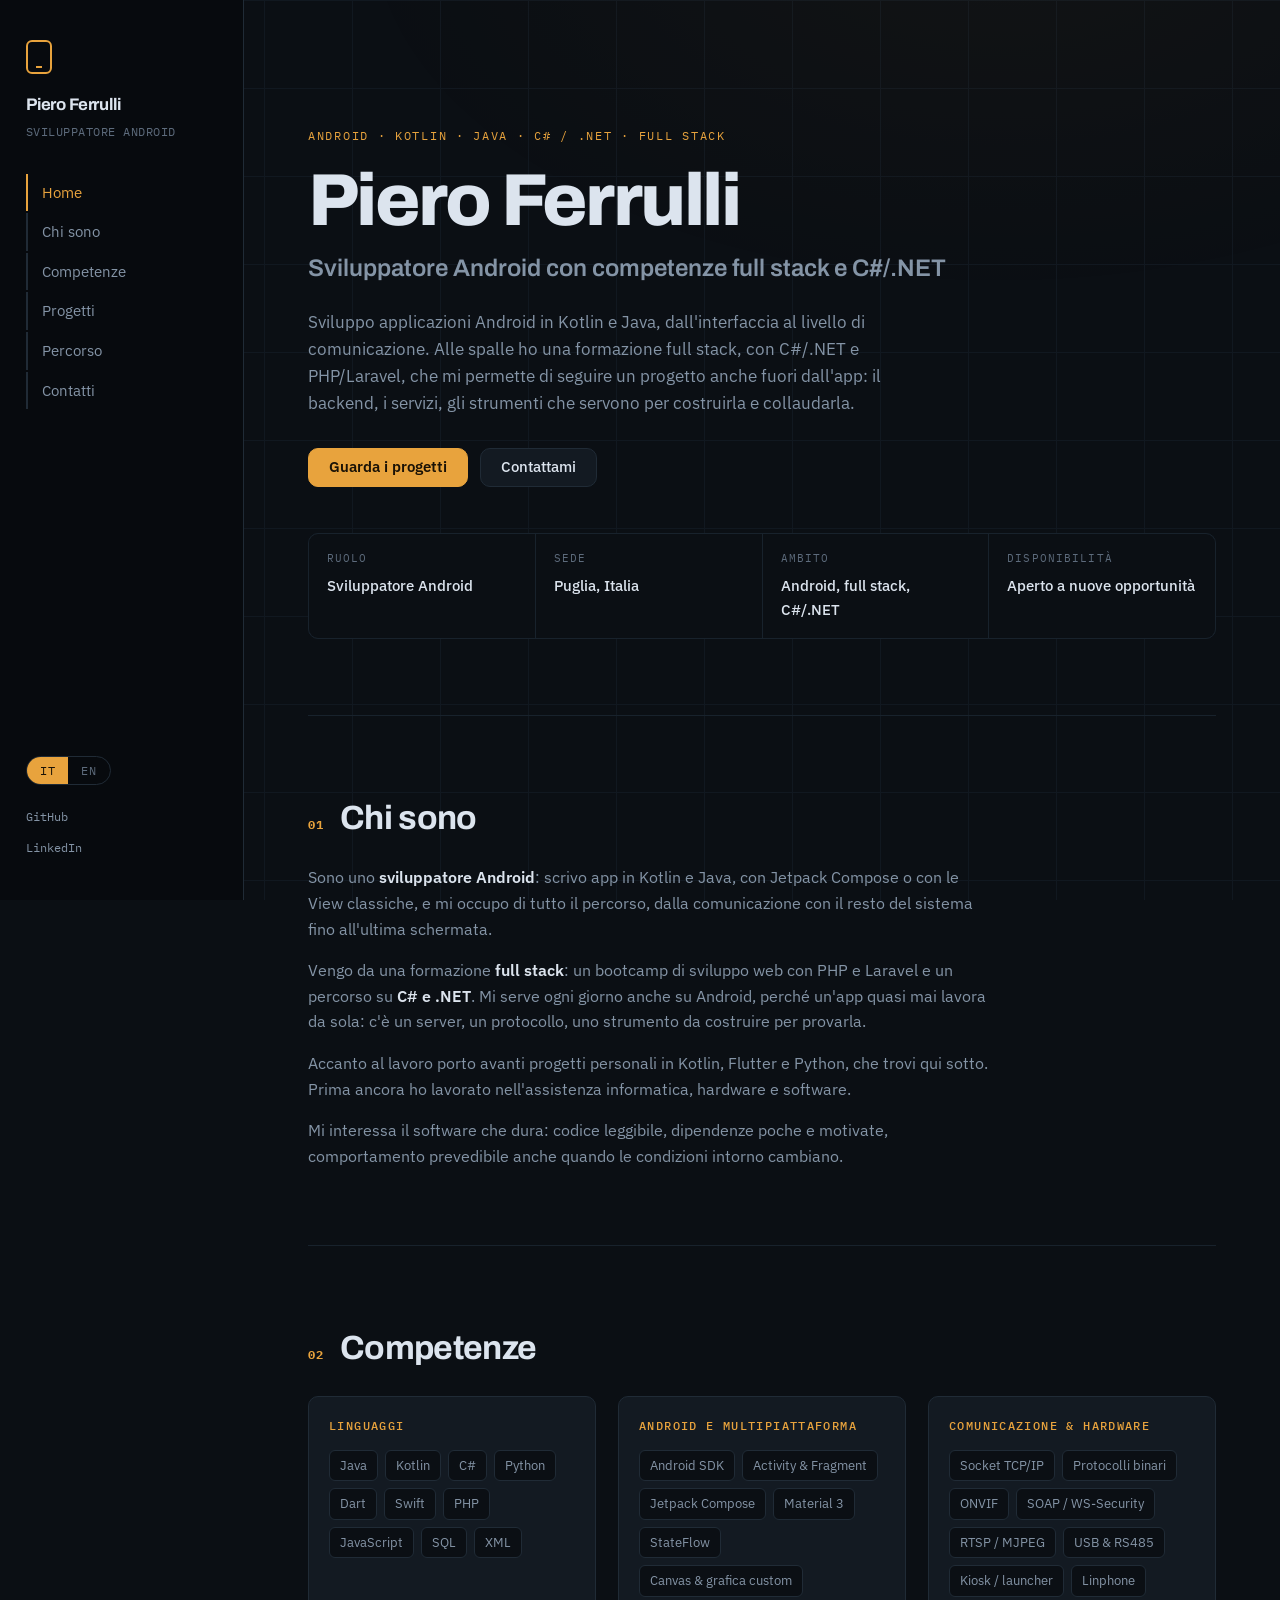
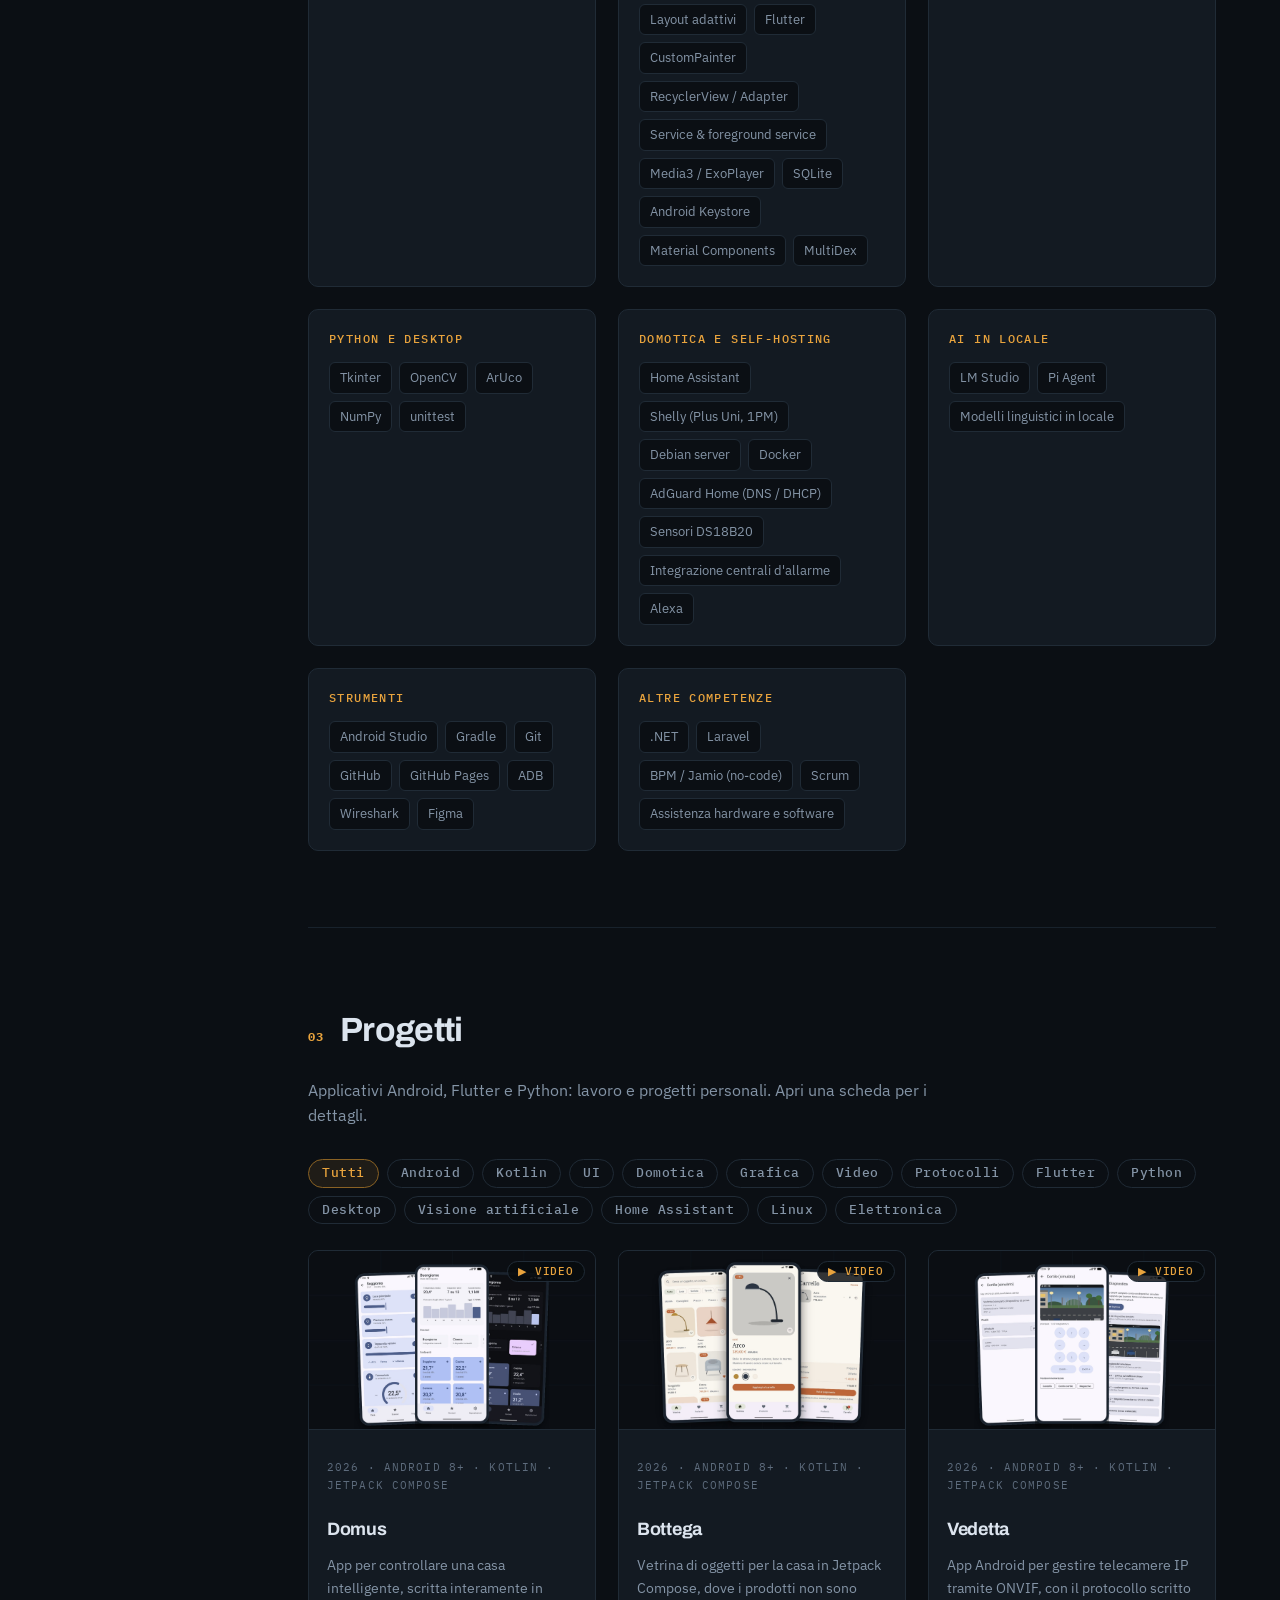
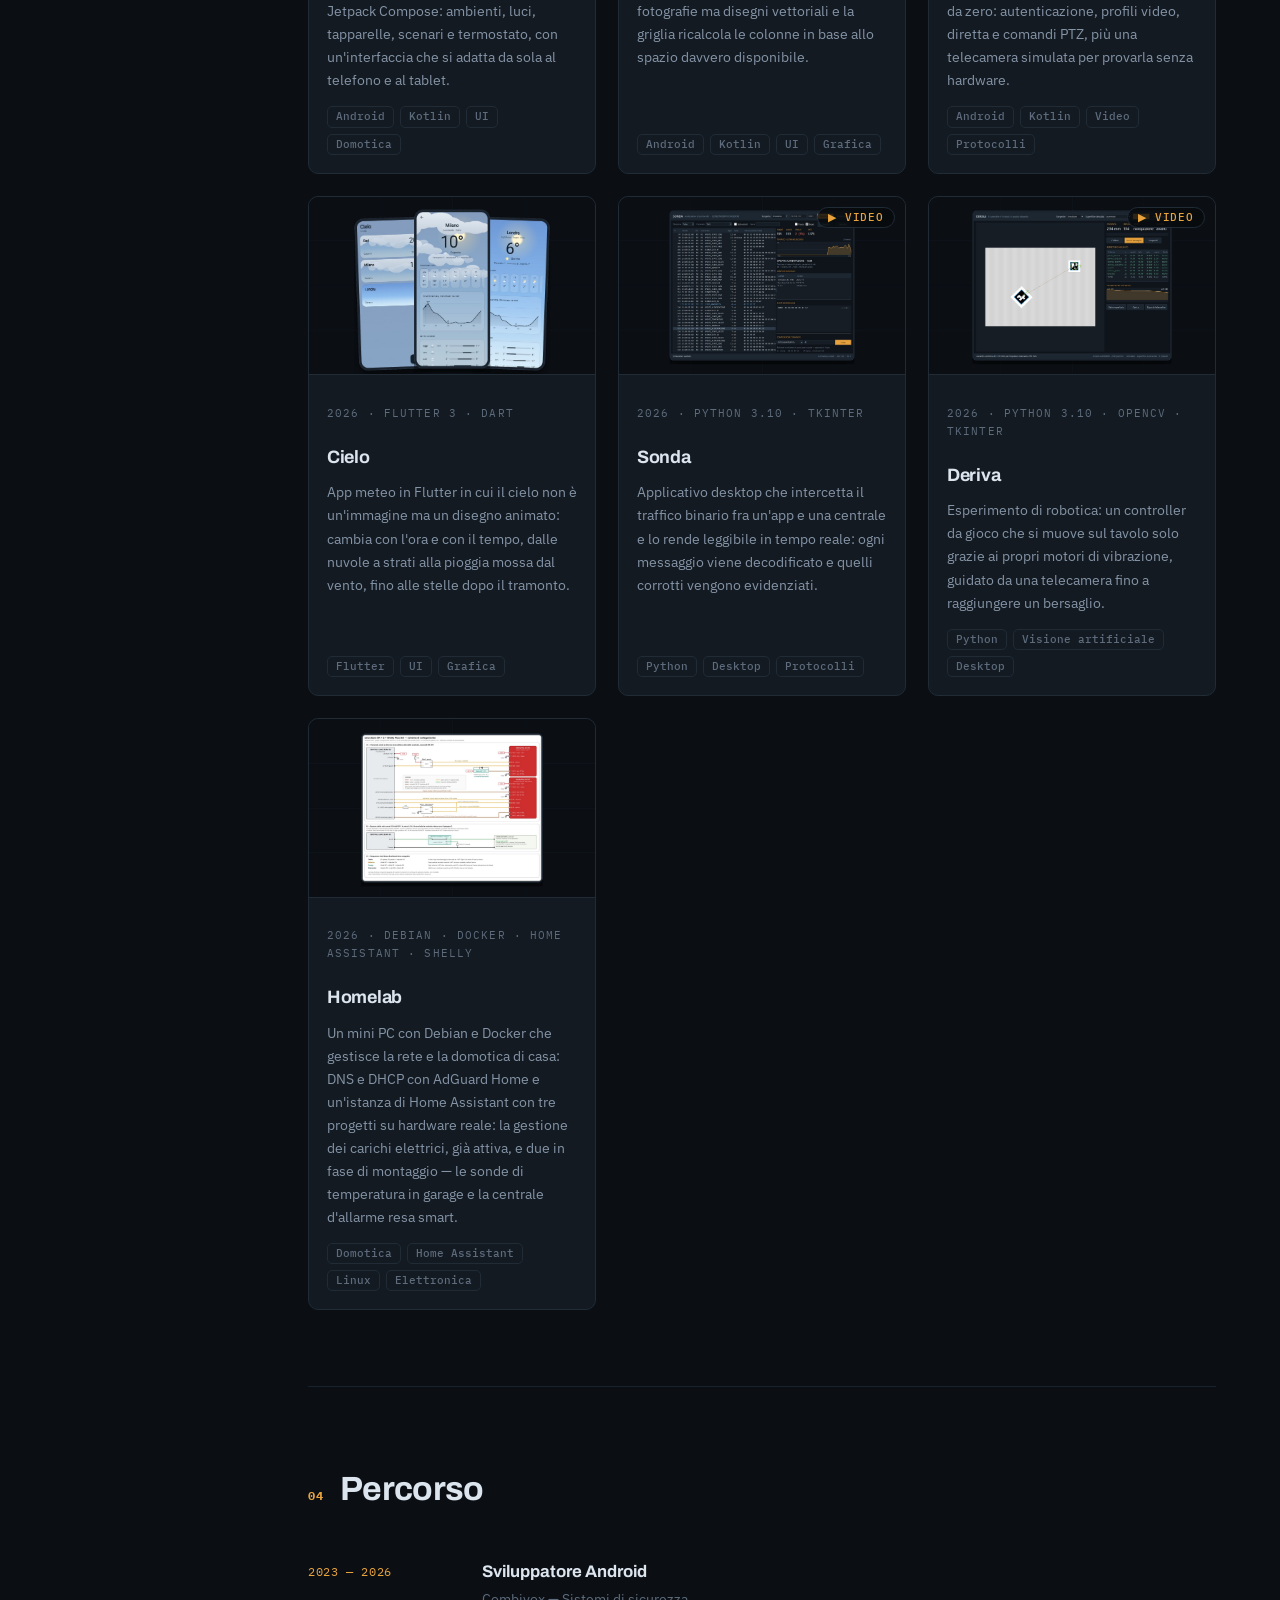
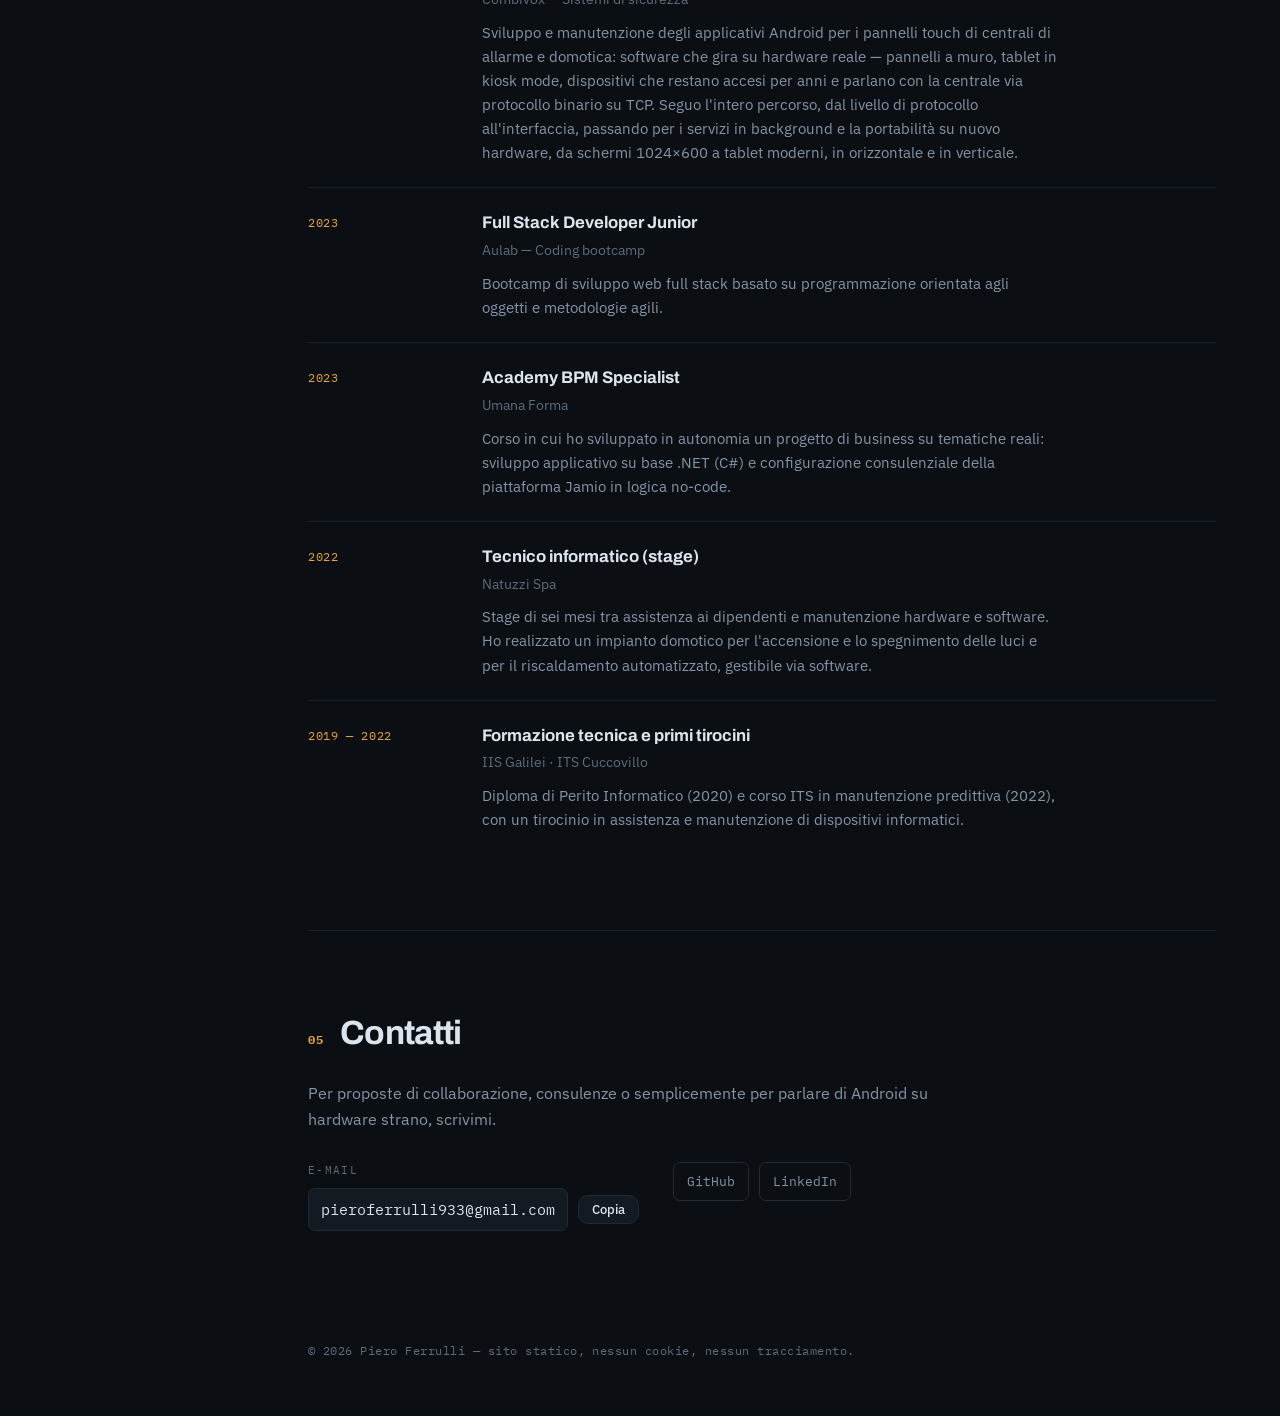
<file: index.html>
<!doctype html>
<html lang="it">
<head>
<meta charset="utf-8">
<meta name="viewport" content="width=device-width, initial-scale=1, viewport-fit=cover">
<title>Piero Ferrulli — Portfolio</title>
<meta name="description" content="Piero Ferrulli, sviluppatore Android con competenze full stack e C#/.NET. Progetti in Kotlin, Jetpack Compose, Flutter e Python, e un homelab con Home Assistant.">
<link rel="canonical" href="https://pierof933.github.io/">

<!-- Anteprima quando il link viene condiviso (LinkedIn, WhatsApp, Telegram…) -->
<meta property="og:type" content="website">
<meta property="og:site_name" content="Piero Ferrulli">
<meta property="og:title" content="Piero Ferrulli — Sviluppatore Android">
<meta property="og:description" content="Sviluppatore Android con competenze full stack e C#/.NET. Progetti in Kotlin, Jetpack Compose, Flutter e Python, con demo video.">
<meta property="og:url" content="https://pierof933.github.io/">
<meta property="og:image" content="https://pierof933.github.io/media/og-image.jpg">
<meta property="og:image:width" content="1200">
<meta property="og:image:height" content="630">
<meta property="og:image:alt" content="Piero Ferrulli, sviluppatore Android: anteprima del portfolio">
<meta property="og:locale" content="it_IT">
<meta property="og:locale:alternate" content="en_GB">
<meta name="twitter:card" content="summary_large_image">
<link rel="icon" href="data:image/svg+xml,<svg xmlns='http://www.w3.org/2000/svg' viewBox='0 0 32 32'><rect width='32' height='32' rx='7' fill='%230b0f14'/><rect x='9' y='6' width='14' height='20' rx='3' fill='none' stroke='%23e8a33d' stroke-width='2'/><circle cx='16' cy='22' r='1.6' fill='%23e8a33d'/></svg>">
<link rel="preconnect" href="https://fonts.googleapis.com">
<link rel="preconnect" href="https://fonts.gstatic.com" crossorigin>
<link rel="stylesheet" href="https://fonts.googleapis.com/css2?family=Archivo:wght@600;700;800&family=IBM+Plex+Mono:wght@400;500&family=IBM+Plex+Sans:wght@400;500;600&display=swap">
<link rel="stylesheet" href="assets/css/style.css">
</head>
<body>

<a class="skip-link" href="#main" data-i18n="ui.skip">Vai al contenuto</a>

<header class="rail">
  <div class="rail__brand">
    <span class="rail__mark" aria-hidden="true"></span>
    <span class="rail__name" data-i18n="profile.name">Piero Ferrulli</span>
    <span class="rail__role mono" data-i18n="profile.shortRole">Android Developer</span>
  </div>

  <nav class="rail__nav" aria-label="Sezioni">
    <a href="#home"       data-nav data-i18n="ui.nav.home">Home</a>
    <a href="#chi-sono"   data-nav data-i18n="ui.nav.about">Chi sono</a>
    <a href="#competenze" data-nav data-i18n="ui.nav.stack">Competenze</a>
    <a href="#progetti"   data-nav data-i18n="ui.nav.projects">Progetti</a>
    <a href="#percorso"   data-nav data-i18n="ui.nav.experience">Percorso</a>
    <a href="#contatti"   data-nav data-i18n="ui.nav.contact">Contatti</a>
  </nav>

  <div class="rail__foot">
    <div class="langswitch" role="group" aria-label="Lingua / Language">
      <button type="button" class="langswitch__btn" data-lang="it" aria-pressed="true">IT</button>
      <button type="button" class="langswitch__btn" data-lang="en" aria-pressed="false">EN</button>
    </div>
    <ul class="rail__links" id="rail-links"></ul>
  </div>
</header>

<main id="main">

  <!-- ── Hero ─────────────────────────────────────────────── -->
  <section class="section section--hero" id="home">
    <p class="eyebrow mono" data-i18n="profile.eyebrow">Android · Java · Interfacce embedded</p>
    <h1 class="hero__title" data-i18n="profile.name">Piero Ferrulli</h1>
    <p class="hero__role" data-i18n="profile.role">Sviluppatore Android</p>
    <p class="hero__text" data-i18n="profile.tagline">Progetto e sviluppo applicativi Android.</p>
    <div class="hero__actions">
      <a class="btn btn--primary" href="#progetti" data-i18n="ui.cta.projects">Guarda i progetti</a>
      <a class="btn" href="#contatti" data-i18n="ui.cta.contact">Contattami</a>
    </div>
    <dl class="facts" id="facts"></dl>
  </section>

  <!-- ── Chi sono ─────────────────────────────────────────── -->
  <section class="section" id="chi-sono">
    <h2 class="section__title"><span class="mono section__num">01</span><span data-i18n="ui.nav.about">Chi sono</span></h2>
    <div class="prose" id="about-body"></div>
  </section>

  <!-- ── Competenze ───────────────────────────────────────── -->
  <section class="section" id="competenze">
    <h2 class="section__title"><span class="mono section__num">02</span><span data-i18n="ui.nav.stack">Competenze</span></h2>
    <div class="stack" id="stack"></div>
  </section>

  <!-- ── Progetti ─────────────────────────────────────────── -->
  <section class="section" id="progetti">
    <h2 class="section__title"><span class="mono section__num">03</span><span data-i18n="ui.nav.projects">Progetti</span></h2>
    <p class="section__lead" data-i18n="ui.projectsLead">Applicativi Android su cui ho lavorato. Apri una scheda per screenshot e video.</p>
    <div class="filters" id="filters" role="group" aria-label="Filtri progetti"></div>
    <div class="grid" id="projects"></div>
  </section>

  <!-- ── Percorso ─────────────────────────────────────────── -->
  <section class="section" id="percorso">
    <h2 class="section__title"><span class="mono section__num">04</span><span data-i18n="ui.nav.experience">Percorso</span></h2>
    <ol class="timeline" id="timeline"></ol>
  </section>

  <!-- ── Contatti ─────────────────────────────────────────── -->
  <section class="section" id="contatti">
    <h2 class="section__title"><span class="mono section__num">05</span><span data-i18n="ui.nav.contact">Contatti</span></h2>
    <p class="section__lead" id="contact-text"></p>
    <div class="contact">
      <div class="contact__field">
        <span class="mono label" data-i18n="ui.emailLabel">E-mail</span>
        <div class="contact__row">
          <code id="email-value">—</code>
          <button type="button" class="btn btn--small" id="copy-email" data-i18n="ui.copy">Copia</button>
        </div>
      </div>
      <ul class="contact__links" id="contact-links"></ul>
    </div>
  </section>

  <footer class="footer">
    <span class="mono" id="footer-text">—</span>
  </footer>
</main>

<!-- ── Scheda progetto ────────────────────────────────────── -->
<div class="modal" id="modal" hidden>
  <div class="modal__backdrop" data-close></div>
  <div class="modal__panel" role="dialog" aria-modal="true" aria-labelledby="modal-title">
    <button type="button" class="modal__close" id="modal-close" aria-label="Chiudi">&times;</button>
    <div class="modal__scroll">
      <div class="modal__stage" id="modal-stage"></div>
      <div class="modal__thumbs" id="modal-thumbs"></div>
      <div class="modal__body">
        <p class="eyebrow mono" id="modal-meta"></p>
        <h3 id="modal-title"></h3>
        <div class="prose" id="modal-desc"></div>
        <ul class="bullets" id="modal-highlights"></ul>
        <div class="tags" id="modal-tags"></div>
        <div class="modal__links" id="modal-links"></div>
      </div>
    </div>
  </div>
</div>

<script src="assets/js/content.js"></script>
<script src="assets/js/main.js"></script>
</body>
</html>
</file>
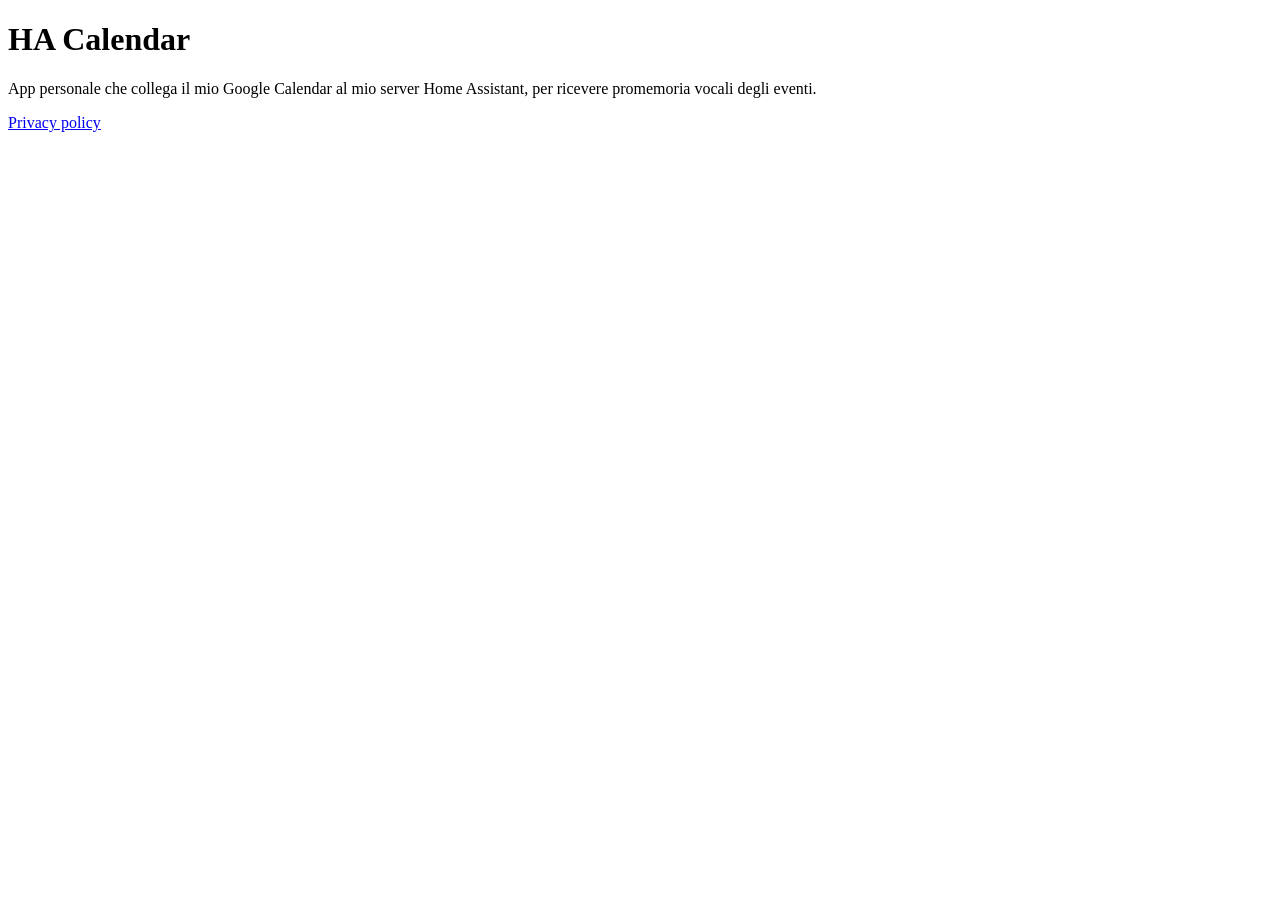
<file: ha-calendar/index.html>
<!DOCTYPE html>
<html lang="it">
<head><meta charset="utf-8"><title>HA Calendar</title></head>
<body>
  <h1>HA Calendar</h1>
  <p>App personale che collega il mio Google Calendar al mio server Home Assistant,
  per ricevere promemoria vocali degli eventi.</p>
  <p><a href="privacy.html">Privacy policy</a></p>
</body>
</html>
</file>
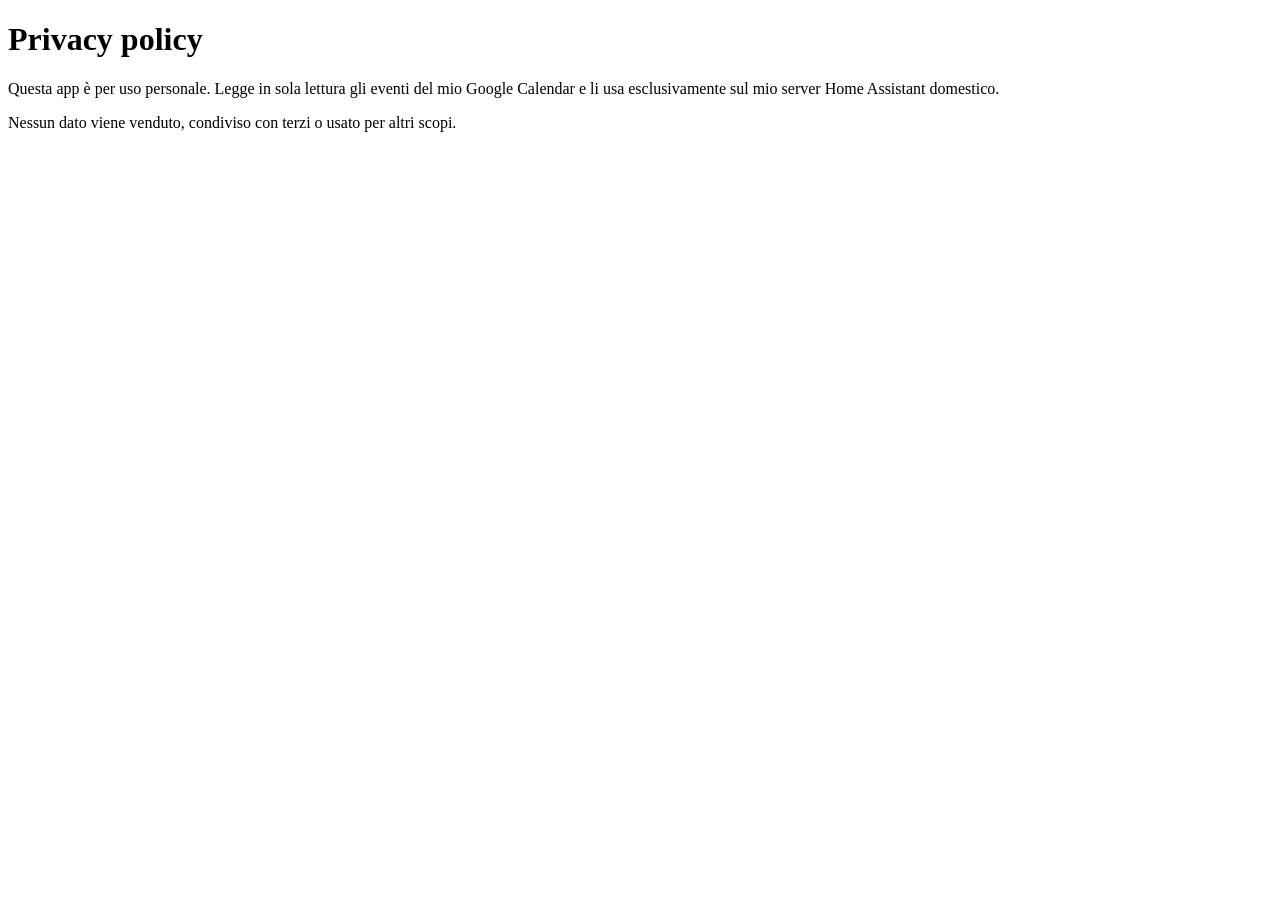
<file: ha-calendar/privacy.html>
<!DOCTYPE html>
<html lang="it">
<head><meta charset="utf-8"><title>Privacy policy - HA Calendar</title></head>
<body>
  <h1>Privacy policy</h1>
  <p>Questa app è per uso personale. Legge in sola lettura gli eventi del mio
  Google Calendar e li usa esclusivamente sul mio server Home Assistant domestico.</p>
  <p>Nessun dato viene venduto, condiviso con terzi o usato per altri scopi.</p>
</body>
</html>
</file>
<file: assets/css/style.css>
/* ─────────────────────────────────────────────────────────────
   Portfolio — dark tech minimale
   Token unici: cambia qui i colori e cambia tutto il sito.
   ───────────────────────────────────────────────────────────── */

:root {
  color-scheme: dark;

  --bg:        #0b0f14;
  --bg-deep:   #070a0e;
  --surface:   #131a22;
  --surface-2: #18212b;
  --line:      #202b36;
  --line-soft: #18222c;

  --text:      #dce4ee;
  --muted:     #8494a6;
  --dim:       #5d6b7c;

  --accent:    #e8a33d;
  --accent-dim:#8a6224;
  --accent-ink:#1a1206;

  --rail-w: 244px;
  --gutter: clamp(20px, 5vw, 64px);
  --maxw: 1080px;
  --radius: 10px;

  --font-display: "Archivo", "Segoe UI", system-ui, sans-serif;
  --font-body: "IBM Plex Sans", "Segoe UI", system-ui, sans-serif;
  --font-mono: "IBM Plex Mono", ui-monospace, "Cascadia Mono", monospace;
}

* { box-sizing: border-box; }

html { scroll-behavior: smooth; }

body {
  margin: 0;
  background: var(--bg);
  color: var(--text);
  font-family: var(--font-body);
  font-size: 16px;
  line-height: 1.6;
  -webkit-font-smoothing: antialiased;
}

/* Reticolo tenue di fondo: richiama i display dei pannelli */
body::before {
  content: "";
  position: fixed;
  inset: 0;
  pointer-events: none;
  z-index: 0;
  background:
    radial-gradient(1100px 620px at 78% -8%, rgba(232, 163, 61, .07), transparent 62%),
    linear-gradient(var(--line-soft) 1px, transparent 1px) 0 0 / 100% 88px,
    linear-gradient(90deg, var(--line-soft) 1px, transparent 1px) 0 0 / 88px 100%;
  opacity: .5;
}

img, video { max-width: 100%; display: block; }
a { color: inherit; }
[hidden] { display: none !important; }

.mono { font-family: var(--font-mono); }

:focus-visible {
  outline: 2px solid var(--accent);
  outline-offset: 3px;
  border-radius: 3px;
}

.skip-link {
  position: absolute;
  left: -9999px;
  top: 8px;
  z-index: 200;
  background: var(--accent);
  color: var(--accent-ink);
  padding: 10px 16px;
  border-radius: var(--radius);
  font-weight: 600;
  text-decoration: none;
}
.skip-link:focus { left: 12px; }

/* ── Rail laterale ─────────────────────────────────────────── */

.rail {
  position: fixed;
  z-index: 50;
  inset: 0 auto 0 0;
  width: var(--rail-w);
  display: flex;
  flex-direction: column;
  gap: 32px;
  padding: 40px 26px;
  background: var(--bg-deep);
  border-right: 1px solid var(--line);
}

.rail__brand { display: flex; flex-direction: column; gap: 4px; }

.rail__mark {
  width: 26px; height: 34px;
  border: 2px solid var(--accent);
  border-radius: 6px;
  position: relative;
  margin-bottom: 14px;
}
.rail__mark::after {
  content: "";
  position: absolute;
  left: 50%; bottom: 4px;
  width: 6px; height: 2px;
  transform: translateX(-50%);
  background: var(--accent);
}

.rail__name {
  font-family: var(--font-display);
  font-weight: 700;
  font-size: 1.05rem;
  letter-spacing: -.01em;
}
.rail__role {
  font-size: .74rem;
  color: var(--dim);
  letter-spacing: .04em;
  text-transform: uppercase;
}

.rail__nav { display: flex; flex-direction: column; gap: 2px; }

.rail__nav a {
  text-decoration: none;
  color: var(--muted);
  font-size: .92rem;
  padding: 7px 0 7px 14px;
  border-left: 2px solid var(--line);
  transition: color .16s ease, border-color .16s ease;
}
.rail__nav a:hover { color: var(--text); border-left-color: var(--dim); }
.rail__nav a.is-active { color: var(--accent); border-left-color: var(--accent); }

.rail__foot { margin-top: auto; display: flex; flex-direction: column; gap: 18px; }

.langswitch {
  display: inline-flex;
  align-self: flex-start;
  border: 1px solid var(--line);
  border-radius: 999px;
  overflow: hidden;
}
.langswitch__btn {
  appearance: none;
  border: 0;
  background: transparent;
  color: var(--dim);
  font-family: var(--font-mono);
  font-size: .74rem;
  letter-spacing: .06em;
  padding: 6px 13px;
  cursor: pointer;
  transition: background .16s ease, color .16s ease;
}
.langswitch__btn:hover { color: var(--text); }
.langswitch__btn[aria-pressed="true"] { background: var(--accent); color: var(--accent-ink); }

.rail__links { list-style: none; margin: 0; padding: 0; display: flex; flex-direction: column; gap: 6px; }
.rail__links a {
  font-family: var(--font-mono);
  font-size: .78rem;
  color: var(--muted);
  text-decoration: none;
  border-bottom: 1px solid transparent;
}
.rail__links a:hover { color: var(--accent); border-bottom-color: var(--accent-dim); }

/* ── Contenuto ─────────────────────────────────────────────── */

main {
  position: relative;
  z-index: 1;
  margin-left: var(--rail-w);
  padding-inline: var(--gutter);
}

.section {
  max-width: var(--maxw);
  margin-inline: auto;
  padding-block: 76px;
  border-bottom: 1px solid var(--line-soft);
  scroll-margin-top: 24px;
}
.section:last-of-type { border-bottom: 0; }

.section--hero {
  padding-block: clamp(80px, 14vh, 150px) 76px;
  border-bottom: 1px solid var(--line-soft);
}

.eyebrow {
  margin: 0 0 18px;
  font-size: .76rem;
  letter-spacing: .14em;
  text-transform: uppercase;
  color: var(--accent);
}

.hero__title {
  font-family: var(--font-display);
  font-weight: 800;
  font-size: clamp(2.6rem, 7vw, 4.6rem);
  line-height: 1.02;
  letter-spacing: -.035em;
  margin: 0 0 10px;
  text-wrap: balance;
}
.hero__role {
  font-family: var(--font-display);
  font-weight: 600;
  font-size: clamp(1.1rem, 2.4vw, 1.5rem);
  color: var(--muted);
  margin: 0 0 22px;
}
.hero__text {
  max-width: 62ch;
  font-size: 1.05rem;
  color: var(--muted);
  margin: 0 0 32px;
}

.hero__actions { display: flex; flex-wrap: wrap; gap: 12px; }

.btn {
  display: inline-flex;
  align-items: center;
  gap: 8px;
  padding: 11px 20px;
  border: 1px solid var(--line);
  border-radius: var(--radius);
  background: var(--surface);
  color: var(--text);
  font: 500 .92rem/1 var(--font-body);
  text-decoration: none;
  cursor: pointer;
  transition: border-color .16s ease, background .16s ease, color .16s ease;
}
.btn:hover { border-color: var(--dim); background: var(--surface-2); }

.btn--primary {
  background: var(--accent);
  border-color: var(--accent);
  color: var(--accent-ink);
  font-weight: 600;
}
.btn--primary:hover { background: #f2b355; border-color: #f2b355; color: var(--accent-ink); }

.btn--small { padding: 7px 13px; font-size: .82rem; }

/* Scheda dati sintetica sotto l'hero */
.facts {
  display: grid;
  grid-template-columns: repeat(auto-fit, minmax(190px, 1fr));
  gap: 1px;
  margin: 46px 0 0;
  background: var(--line-soft);
  border: 1px solid var(--line-soft);
  border-radius: var(--radius);
  overflow: hidden;
}
.facts > div { background: var(--bg); padding: 16px 18px; }
.facts dt {
  font-family: var(--font-mono);
  font-size: .7rem;
  letter-spacing: .1em;
  text-transform: uppercase;
  color: var(--dim);
  margin-bottom: 5px;
}
.facts dd { margin: 0; font-size: .95rem; font-weight: 500; }

/* ── Titoli di sezione ─────────────────────────────────────── */

.section__title {
  display: flex;
  align-items: baseline;
  gap: 16px;
  font-family: var(--font-display);
  font-weight: 700;
  font-size: clamp(1.5rem, 3.4vw, 2.1rem);
  letter-spacing: -.02em;
  margin: 0 0 20px;
}
.section__num { font-size: .78rem; color: var(--accent); letter-spacing: .08em; }

.section__lead {
  max-width: 68ch;
  color: var(--muted);
  margin: 0 0 30px;
}

.prose { max-width: 68ch; }
.prose p { margin: 0 0 16px; color: var(--muted); }
.prose p:last-child { margin-bottom: 0; }
.prose strong { color: var(--text); font-weight: 600; }

/* ── Competenze ────────────────────────────────────────────── */

.stack {
  display: grid;
  grid-template-columns: repeat(auto-fit, minmax(240px, 1fr));
  gap: 22px;
}
.stack__group {
  border: 1px solid var(--line);
  border-radius: var(--radius);
  background: var(--surface);
  padding: 20px;
}
.stack__group h3 {
  margin: 0 0 14px;
  font-family: var(--font-mono);
  font-size: .72rem;
  font-weight: 500;
  letter-spacing: .12em;
  text-transform: uppercase;
  color: var(--accent);
}
.stack__group ul { list-style: none; margin: 0; padding: 0; display: flex; flex-wrap: wrap; gap: 7px; }
.stack__group li {
  font-size: .84rem;
  color: var(--muted);
  border: 1px solid var(--line);
  border-radius: 6px;
  padding: 4px 10px;
  background: var(--bg);
}

/* ── Filtri e griglia progetti ─────────────────────────────── */

.filters { display: flex; flex-wrap: wrap; gap: 8px; margin-bottom: 26px; }
.filters button {
  appearance: none;
  border: 1px solid var(--line);
  background: transparent;
  color: var(--muted);
  font: 500 .8rem/1 var(--font-mono);
  letter-spacing: .04em;
  padding: 7px 13px;
  border-radius: 999px;
  cursor: pointer;
  transition: color .16s ease, border-color .16s ease, background .16s ease;
}
.filters button:hover { color: var(--text); border-color: var(--dim); }
.filters button[aria-pressed="true"] {
  color: var(--accent);
  border-color: var(--accent-dim);
  background: rgba(232, 163, 61, .09);
}

.grid {
  display: grid;
  grid-template-columns: repeat(auto-fill, minmax(280px, 1fr));
  gap: 22px;
}

.card {
  display: flex;
  flex-direction: column;
  text-align: left;
  padding: 0;
  border: 1px solid var(--line);
  border-radius: var(--radius);
  background: var(--surface);
  color: inherit;
  font: inherit;
  cursor: pointer;
  overflow: hidden;
  transition: border-color .18s ease, transform .18s ease;
}
.card:hover { border-color: var(--accent-dim); transform: translateY(-2px); }
@media (prefers-reduced-motion: reduce) { .card:hover { transform: none; } }

.card__media {
  position: relative;
  aspect-ratio: 16 / 10;
  background: var(--bg-deep);
  border-bottom: 1px solid var(--line);
  overflow: hidden;
}
.card__media img { width: 100%; height: 100%; object-fit: cover; }

.card__badge {
  position: absolute;
  top: 10px; right: 10px;
  display: inline-flex;
  align-items: center;
  gap: 5px;
  background: rgba(7, 10, 14, .82);
  border: 1px solid var(--line);
  border-radius: 999px;
  padding: 4px 10px;
  font: 500 .68rem/1 var(--font-mono);
  letter-spacing: .08em;
  text-transform: uppercase;
  color: var(--accent);
}

.card__body { padding: 18px; display: flex; flex-direction: column; gap: 9px; flex: 1; }
.card__meta {
  font-family: var(--font-mono);
  font-size: .7rem;
  letter-spacing: .1em;
  text-transform: uppercase;
  color: var(--dim);
}
.card__title {
  font-family: var(--font-display);
  font-weight: 700;
  font-size: 1.12rem;
  letter-spacing: -.015em;
  margin: 0;
}
.card__summary { margin: 0; font-size: .9rem; color: var(--muted); }

.tags { display: flex; flex-wrap: wrap; gap: 6px; margin-top: auto; padding-top: 6px; }
.tags span {
  font: 500 .7rem/1 var(--font-mono);
  color: var(--dim);
  border: 1px solid var(--line);
  border-radius: 5px;
  padding: 4px 8px;
}

.empty { color: var(--dim); font-family: var(--font-mono); font-size: .85rem; }

/* ── Timeline ──────────────────────────────────────────────── */

.timeline { list-style: none; margin: 0; padding: 0; }
.timeline li {
  display: grid;
  grid-template-columns: 150px 1fr;
  gap: 24px;
  padding: 22px 0;
  border-top: 1px solid var(--line-soft);
}
.timeline li:first-child { border-top: 0; }
.timeline__period {
  font-family: var(--font-mono);
  font-size: .78rem;
  letter-spacing: .05em;
  color: var(--accent);
  padding-top: 3px;
}
.timeline__role { font-family: var(--font-display); font-weight: 700; font-size: 1.05rem; margin: 0 0 3px; }
.timeline__org { font-size: .85rem; color: var(--dim); margin: 0 0 10px; }
.timeline__text { margin: 0; color: var(--muted); font-size: .94rem; max-width: 64ch; }

/* ── Contatti ──────────────────────────────────────────────── */

.contact { display: flex; flex-wrap: wrap; gap: 34px; align-items: flex-start; }
.contact__field { display: flex; flex-direction: column; gap: 8px; }
.label { font-size: .7rem; letter-spacing: .12em; text-transform: uppercase; color: var(--dim); }
.contact__row { display: flex; flex-wrap: wrap; align-items: center; gap: 10px; }
.contact__row code {
  font-family: var(--font-mono);
  font-size: .95rem;
  color: var(--text);
  background: var(--surface);
  border: 1px solid var(--line);
  border-radius: 7px;
  padding: 8px 12px;
  word-break: break-all;
}

.contact__links { list-style: none; margin: 0; padding: 0; display: flex; flex-wrap: wrap; gap: 10px; }
.contact__links a {
  display: inline-block;
  font-family: var(--font-mono);
  font-size: .82rem;
  color: var(--muted);
  text-decoration: none;
  border: 1px solid var(--line);
  border-radius: 7px;
  padding: 8px 13px;
}
.contact__links a:hover { color: var(--accent); border-color: var(--accent-dim); }

.footer {
  max-width: var(--maxw);
  margin-inline: auto;
  padding-block: 34px 56px;
  color: var(--dim);
  font-size: .76rem;
  letter-spacing: .04em;
}

/* ── Scheda progetto (overlay) ─────────────────────────────── */

.modal { position: fixed; inset: 0; z-index: 100; display: flex; }
.modal__backdrop { position: absolute; inset: 0; background: rgba(4, 6, 9, .86); backdrop-filter: blur(3px); }

.modal__panel {
  position: relative;
  margin: auto;
  width: min(920px, calc(100% - 24px));
  max-height: calc(100% - 24px);
  background: var(--surface);
  border: 1px solid var(--line);
  border-radius: 14px;
  overflow: hidden;
  display: flex;
}
.modal__scroll { overflow-y: auto; width: 100%; }

.modal__close {
  position: absolute;
  top: 10px; right: 12px;
  z-index: 3;
  width: 34px; height: 34px;
  border-radius: 50%;
  border: 1px solid var(--line);
  background: rgba(7, 10, 14, .88);
  color: var(--text);
  font-size: 1.3rem;
  line-height: 1;
  cursor: pointer;
}
.modal__close:hover { color: var(--accent); border-color: var(--accent-dim); }

.modal__stage {
  background: var(--bg-deep);
  border-bottom: 1px solid var(--line);
  display: flex;
  align-items: center;
  justify-content: center;
  min-height: 220px;
  max-height: 62vh;
}
.modal__stage img,
.modal__stage video { max-height: 62vh; width: auto; max-width: 100%; object-fit: contain; }

.modal__thumbs {
  display: flex;
  gap: 8px;
  padding: 12px 18px;
  overflow-x: auto;
  border-bottom: 1px solid var(--line);
}
.modal__thumbs button {
  flex: 0 0 auto;
  width: 78px; height: 52px;
  padding: 0;
  border: 1px solid var(--line);
  border-radius: 6px;
  background: var(--bg-deep);
  overflow: hidden;
  cursor: pointer;
  position: relative;
}
.modal__thumbs button[aria-pressed="true"] { border-color: var(--accent); }
.modal__thumbs img { width: 100%; height: 100%; object-fit: cover; }
.modal__thumbs .is-video::after {
  content: "▶";
  position: absolute;
  inset: 0;
  display: grid;
  place-items: center;
  font-size: .8rem;
  color: var(--accent);
  background: rgba(7, 10, 14, .5);
}

.modal__body { padding: 22px 26px 30px; }
.modal__body h3 {
  font-family: var(--font-display);
  font-weight: 700;
  font-size: 1.6rem;
  letter-spacing: -.02em;
  margin: 0 0 14px;
}

.bullets { list-style: none; margin: 18px 0 0; padding: 0; display: flex; flex-direction: column; gap: 9px; }
.bullets li { position: relative; padding-left: 20px; color: var(--muted); font-size: .94rem; }
.bullets li::before {
  content: "";
  position: absolute;
  left: 2px; top: .62em;
  width: 7px; height: 1px;
  background: var(--accent);
}

.modal__links { display: flex; flex-wrap: wrap; gap: 10px; margin-top: 20px; }
.modal__body .tags { margin-top: 18px; }

body.is-locked { overflow: hidden; }

/* ── Tablet / mobile ───────────────────────────────────────── */

@media (max-width: 900px) {
  .rail {
    position: sticky;
    inset: 0 auto auto 0;
    width: auto;
    flex-direction: row;
    align-items: center;
    gap: 16px;
    padding: 12px var(--gutter);
    padding-top: calc(12px + env(safe-area-inset-top, 0px));
    border-right: 0;
    border-bottom: 1px solid var(--line);
  }
  .rail__mark { display: none; }
  .rail__brand { flex: 0 0 auto; }
  .rail__role { display: none; }

  .rail__nav {
    flex: 1;
    flex-direction: row;
    gap: 4px;
    overflow-x: auto;
    scrollbar-width: none;
  }
  .rail__nav::-webkit-scrollbar { display: none; }
  .rail__nav a {
    white-space: nowrap;
    padding: 6px 11px;
    border-left: 0;
    border: 1px solid transparent;
    border-radius: 999px;
    font-size: .85rem;
  }
  .rail__nav a.is-active { border-color: var(--accent-dim); background: rgba(232, 163, 61, .09); }

  .rail__foot { margin-top: 0; flex-direction: row; align-items: center; }
  .rail__links { display: none; }

  main { margin-left: 0; }
  .section { padding-block: 56px; }
  .section--hero { padding-block: 48px 56px; }
  .timeline li { grid-template-columns: 1fr; gap: 8px; }
  .modal__panel { width: 100%; max-height: 100%; border-radius: 0; border: 0; }
  .modal__body { padding: 20px var(--gutter) 34px; }
}
</file>
